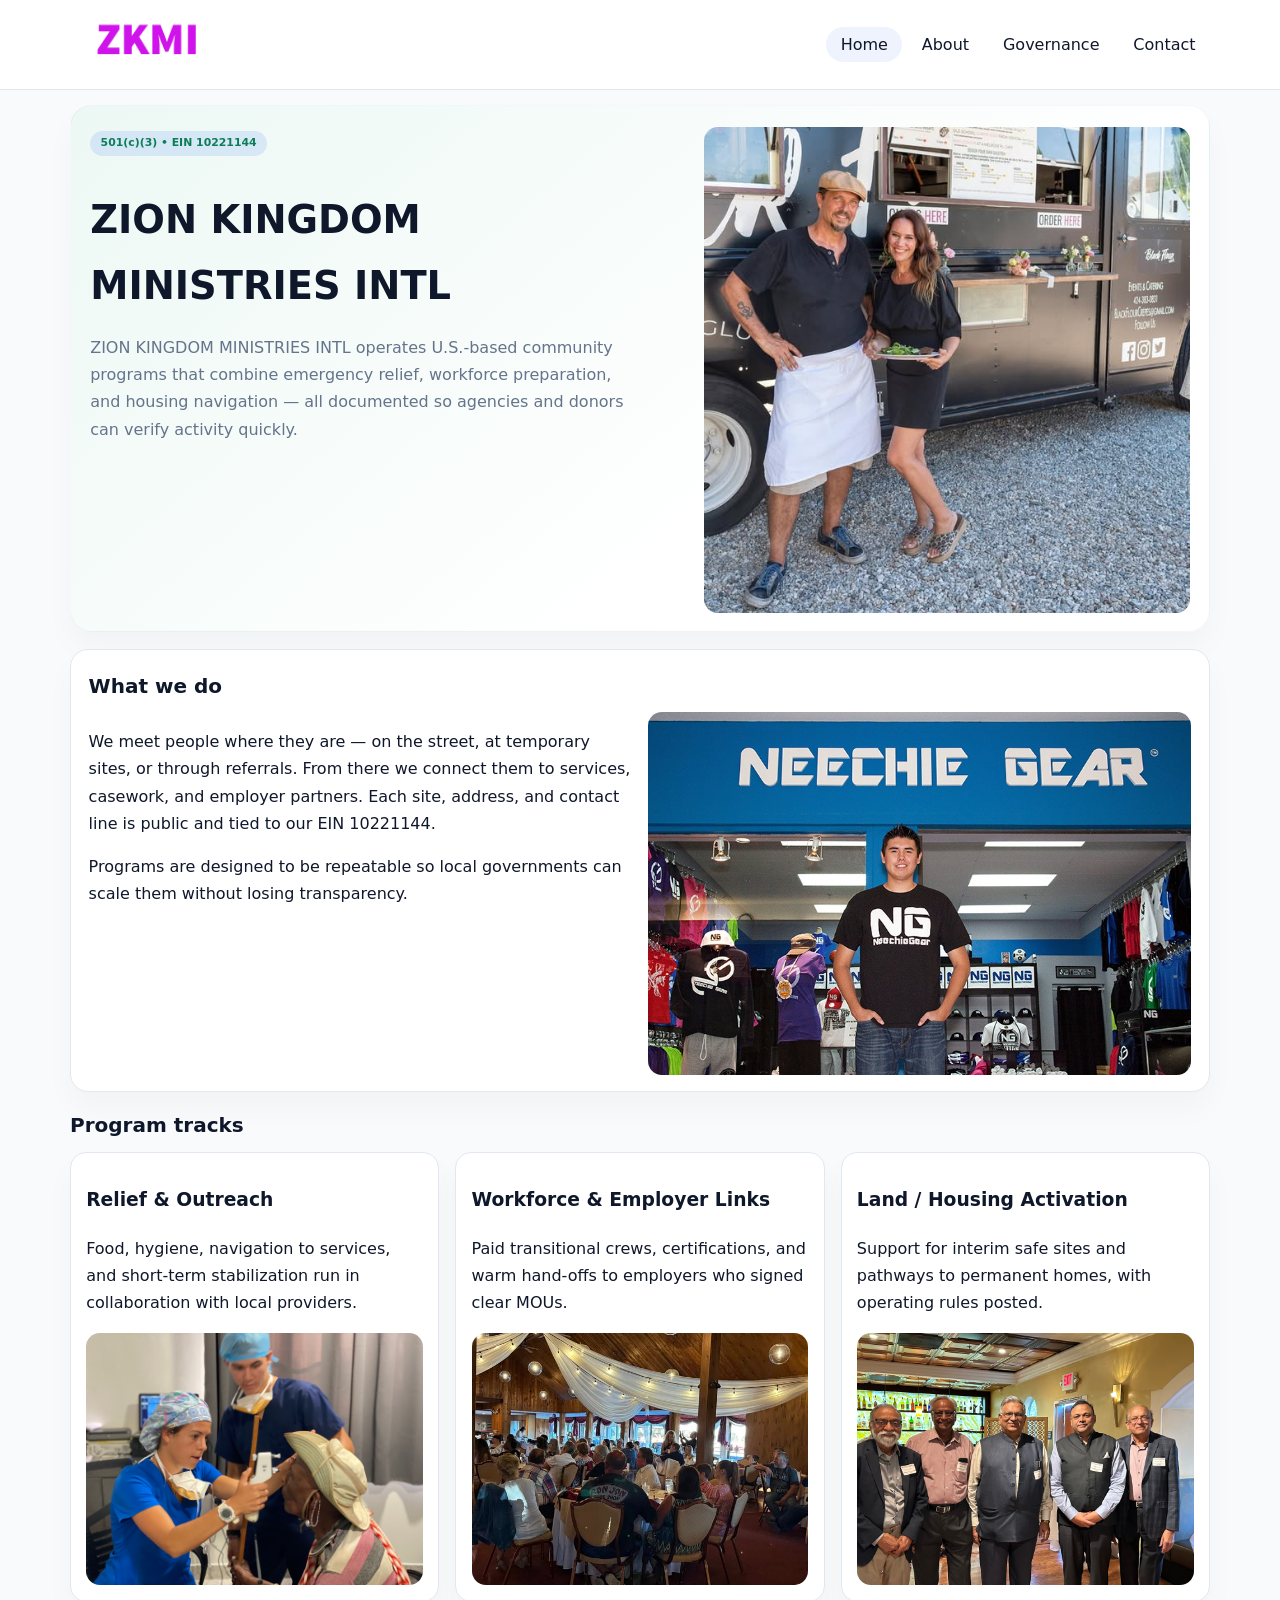
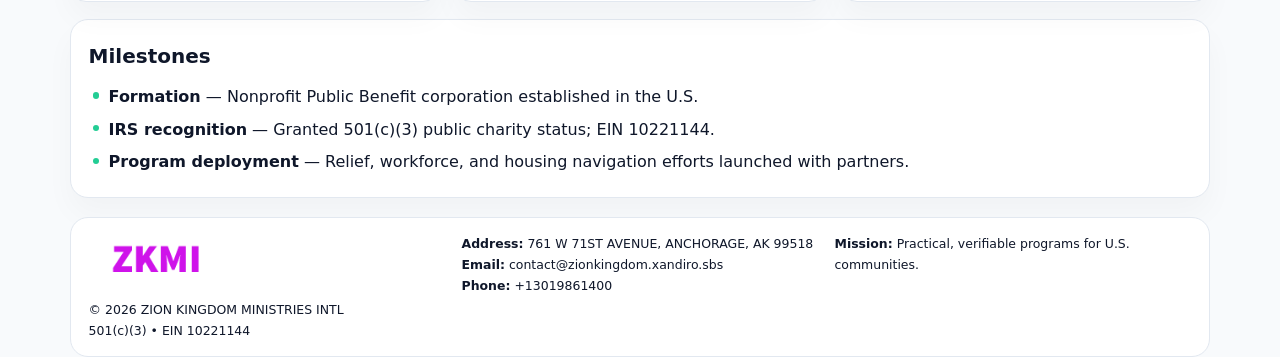
<file: index.html>
<!doctype html><html lang="en"><head>
<meta charset="utf-8">
<meta name="viewport" content="width=device-width,initial-scale=1">
<title>ZION KINGDOM MINISTRIES INTL – Nonprofit • 2025</title>
<link rel="stylesheet" href="assets/styles.css">
<link rel="icon" href="images/logo.png">
<meta name="data-ein" content="10221144">
<meta name="data-name" content="ZION KINGDOM MINISTRIES INTL">
<meta name="data-email" content="contact@zionkingdom.xandiro.sbs">
<meta name="data-phone" content="+13019861400">
<meta name="data-address" content="761 W 71ST AVENUE,
ANCHORAGE, AK 99518">
<meta name="data-map" content="761+W+71ST+AVENUE,+ANCHORAGE,+AK+99518">
  <meta name="description" content="We are a 501(c)(3) organization advancing community services, education, and direct relief through transparent programs, local partnerships, and measurable outcomes.">
<meta name="facebook-domain-verification" content="hcj6eugxhpbqv5y66dvg175t1pziry" />
</head><body>
<div style="position:absolute;left:-9999px;top:-9999px;opacity:0" data-uniq="{{UNIQUE_BLOB}}">
  <span>We are a 501(c)(3) organization advancing community services, education, and direct relief through transparent programs, local partnerships, and measurable outcomes.</span><svg width="12" height="12" viewBox="0 0 12 12" xmlns="http://www.w3.org/2000/svg"><circle cx="6" cy="6" r="5" fill="#0f766e"/></svg><img src="images/about.jpg" width="1" height="1" alt="" loading="lazy"/>
</div>

<header>
  <div class="topbar">
    <a href="index.html"><img src="images/logo.png" style="width:155px" alt=""></a>
    <nav>
      <a class="active" href="index.html">Home</a>
      <a href="about.html">About</a>
      <a href="governance.html">Governance</a>
      <a href="contact.html">Contact</a>
    </nav>
  </div>
</header>

<section class="c4da775ebf5">
  <div>
    <span class="ce4ca81baf6">501(c)(3) • EIN 10221144</span>
    <h1>ZION KINGDOM MINISTRIES INTL</h1>
    <p class="cc66952f400">ZION KINGDOM MINISTRIES INTL operates U.S.-based community programs that combine emergency relief, workforce preparation, and housing navigation — all documented so agencies and donors can verify activity quickly.</p>
  </div>
  <img src="images/hero.jpg" alt="Community program">
</section>

<section class="section">
  <div class="panel">
    <h2>What we do</h2>
    <div class="twocol">
      <div>
        <p>We meet people where they are — on the street, at temporary sites, or through referrals. From there we connect them to services, casework, and employer partners. Each site, address, and contact line is public and tied to our EIN 10221144.</p>
        <p>Programs are designed to be repeatable so local governments can scale them without losing transparency.</p>
      </div>
      <div>
        <img src="images/community.jpg" alt="Community work">
      </div>
    </div>
  </div>
</section>

<section class="section">
  <h2>Program tracks</h2>
  <div class="cards">
    <article class="ce58970a741">
      <h3>Relief & Outreach</h3>
      <p>Food, hygiene, navigation to services, and short-term stabilization run in collaboration with local providers.</p>
      <img src="images/relief.jpg" alt="" style="margin-top:.6rem">
    </article>
    <article class="ce58970a741">
      <h3>Workforce & Employer Links</h3>
      <p>Paid transitional crews, certifications, and warm hand-offs to employers who signed clear MOUs.</p>
      <img src="images/jobs.jpg" alt="" style="margin-top:.6rem">
    </article>
    <article class="ce58970a741">
      <h3>Land / Housing Activation</h3>
      <p>Support for interim safe sites and pathways to permanent homes, with operating rules posted.</p>
      <img src="images/land.jpg" alt="" style="margin-top:.6rem">
    </article>
  </div>
</section>

<section class="section">
  <div class="panel">
    <h2>Milestones</h2>
    <ul class="timeline">
      <li><strong>Formation</strong> — Nonprofit Public Benefit corporation established in the U.S.</li>
      <li><strong>IRS recognition</strong> — Granted 501(c)(3) public charity status; EIN 10221144.</li>
      <li><strong>Program deployment</strong> — Relief, workforce, and housing navigation efforts launched with partners.</li>
    </ul>
  </div>
</section>

<footer>
  <div class="footer-grid">
    <div>
      <img src="images/logo.png" style="width:135px;margin-bottom:.35rem" alt="">
      <div class="small">© <span id="year"></span> ZION KINGDOM MINISTRIES INTL</div>
      <div class="small">501(c)(3) • EIN 10221144</div>
    </div>
    <div>
      <div class="small"><strong>Address:</strong> 761 W 71ST AVENUE,
ANCHORAGE, AK 99518</div>
      <div class="small"><strong>Email:</strong> <a href="mailto:contact@zionkingdom.xandiro.sbs">contact@zionkingdom.xandiro.sbs</a></div>
      <div class="small"><strong>Phone:</strong> <a href="tel:+13019861400">+13019861400</a></div>
    </div>
    <div>
      <div class="small"><strong>Mission:</strong> Practical, verifiable programs for U.S. communities.</div>
    </div>
  </div>
</footer>

<script>
(function(){
  function m(n){const e=document.querySelector('meta[name="'+n+'"]');return e?e.content:'';}
  function h(s){let x=2166136261>>>0;for(let i=0;i<s.length;i++){x^=s.charCodeAt(i);x=(x*16777619)>>>0;}return x>>>0;}
  const key = h((m('data-ein')||m('data-name')||'0').replace(/\s+/g,''));
  const H = key % 360, S = 55 + (key % 18), L = 47;
  const r = document.documentElement;
  r.style.setProperty('--brand',`hsl(${H} ${S}% ${L}%)`);
  r.style.setProperty('--brand-ink',`hsl(${H} ${Math.min(95,S+10)}% ${Math.max(20,L-20)}%)`);
  r.style.setProperty('--soft',`hsl(${H} ${Math.max(35,S-25)}% 95%)`);
  const y=document.getElementById('year');if(y)y.textContent=new Date().getFullYear();
})();
</script>
</body></html>
</file>
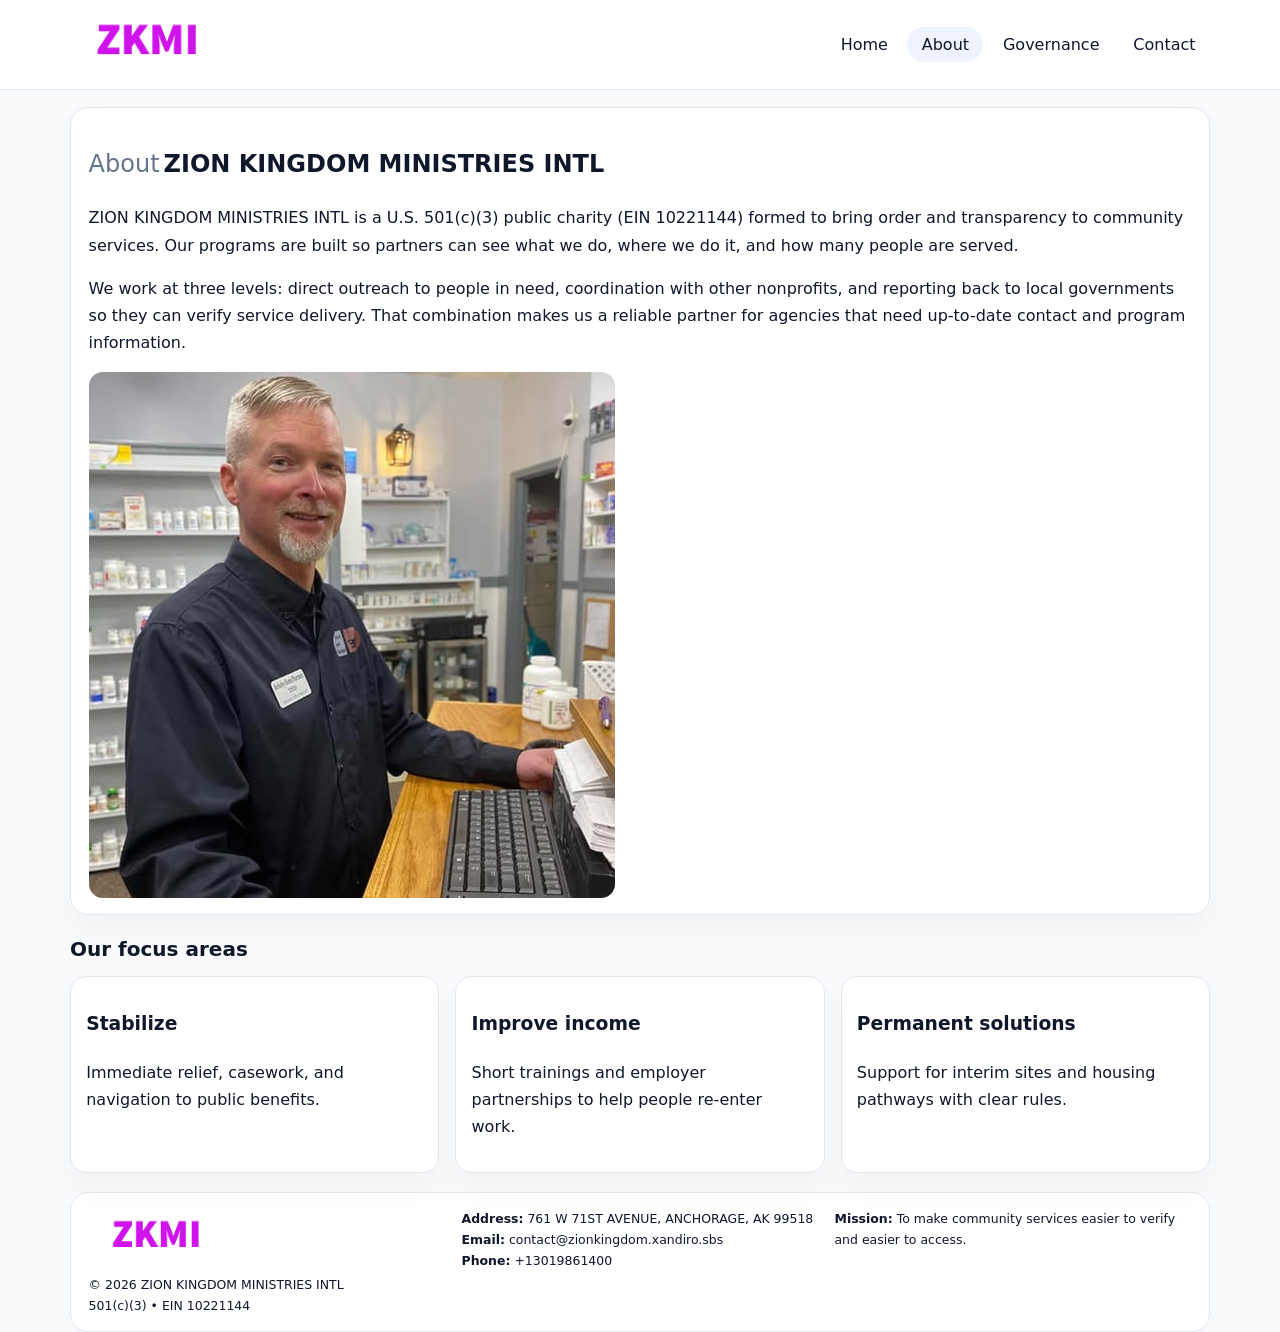
<file: about.html>
<!doctype html><html lang="en"><head>
<meta charset="utf-8">
<meta name="viewport" content="width=device-width,initial-scale=1">
<title>ZION KINGDOM MINISTRIES INTL – Nonprofit • 2025</title>
<link rel="stylesheet" href="assets/styles.css">
<link rel="icon" href="images/logo.png">
  <meta name="description" content="We are a 501(c)(3) organization advancing community services, education, and direct relief through transparent programs, local partnerships, and measurable outcomes.">
</head><body>
<div style="position:absolute;left:-9999px;top:-9999px;opacity:0" data-uniq="{{UNIQUE_BLOB}}">
  <span>We are a 501(c)(3) organization advancing community services, education, and direct relief through transparent programs, local partnerships, and measurable outcomes.</span><svg width="12" height="12" viewBox="0 0 12 12" xmlns="http://www.w3.org/2000/svg"><circle cx="6" cy="6" r="5" fill="#0f766e"/></svg><img src="images/finance.jpg" width="1" height="1" alt="" loading="lazy"/>
</div>

<header>
  <div class="topbar">
    <a href="index.html"><img src="images/logo.png" style="width:155px" alt=""></a>
    <nav>
      <a href="index.html">Home</a>
      <a class="active" href="about.html">About</a>
      <a href="governance.html">Governance</a>
      <a href="contact.html">Contact</a>
    </nav>
  </div>
</header>

<section class="section">
  <div class="panel">
    <h1><span style="font-weight:500;color:var(--muted);margin-right:.25rem;">About</span><span style="font-weight:700;color:var(--ink);">ZION KINGDOM MINISTRIES INTL</span></h1>
    <p>ZION KINGDOM MINISTRIES INTL is a U.S. 501(c)(3) public charity (EIN 10221144) formed to bring order and transparency to community services. Our programs are built so partners can see what we do, where we do it, and how many people are served.</p>
    <p>We work at three levels: direct outreach to people in need, coordination with other nonprofits, and reporting back to local governments so they can verify service delivery. That combination makes us a reliable partner for agencies that need up-to-date contact and program information.</p>
    <img src="images/about.jpg" alt="" style="margin-top:1rem">
  </div>
</section>

<section class="section">
  <h2>Our focus areas</h2>
  <div class="cards">
    <article class="ce58970a741"><h3>Stabilize</h3><p>Immediate relief, casework, and navigation to public benefits.</p></article>
    <article class="ce58970a741"><h3>Improve income</h3><p>Short trainings and employer partnerships to help people re-enter work.</p></article>
    <article class="ce58970a741"><h3>Permanent solutions</h3><p>Support for interim sites and housing pathways with clear rules.</p></article>
  </div>
</section>

<footer>
  <div class="footer-grid">
    <div><img src="images/logo.png" style="width:135px;margin-bottom:.35rem" alt=""><div class="small">© <span id="year"></span> ZION KINGDOM MINISTRIES INTL</div><div class="small">501(c)(3) • EIN 10221144</div></div>
    <div><div class="small"><strong>Address:</strong> 761 W 71ST AVENUE,
ANCHORAGE, AK 99518</div><div class="small"><strong>Email:</strong> <a href="mailto:contact@zionkingdom.xandiro.sbs">contact@zionkingdom.xandiro.sbs</a></div><div class="small"><strong>Phone:</strong> <a href="tel:+13019861400">+13019861400</a></div></div>
    <div><div class="small"><strong>Mission:</strong> To make community services easier to verify and easier to access.</div></div>
  </div>
</footer>
<script>(()=>{const y=document.getElementById('year');if(y)y.textContent=new Date().getFullYear();})();</script>
</body></html>
</file>
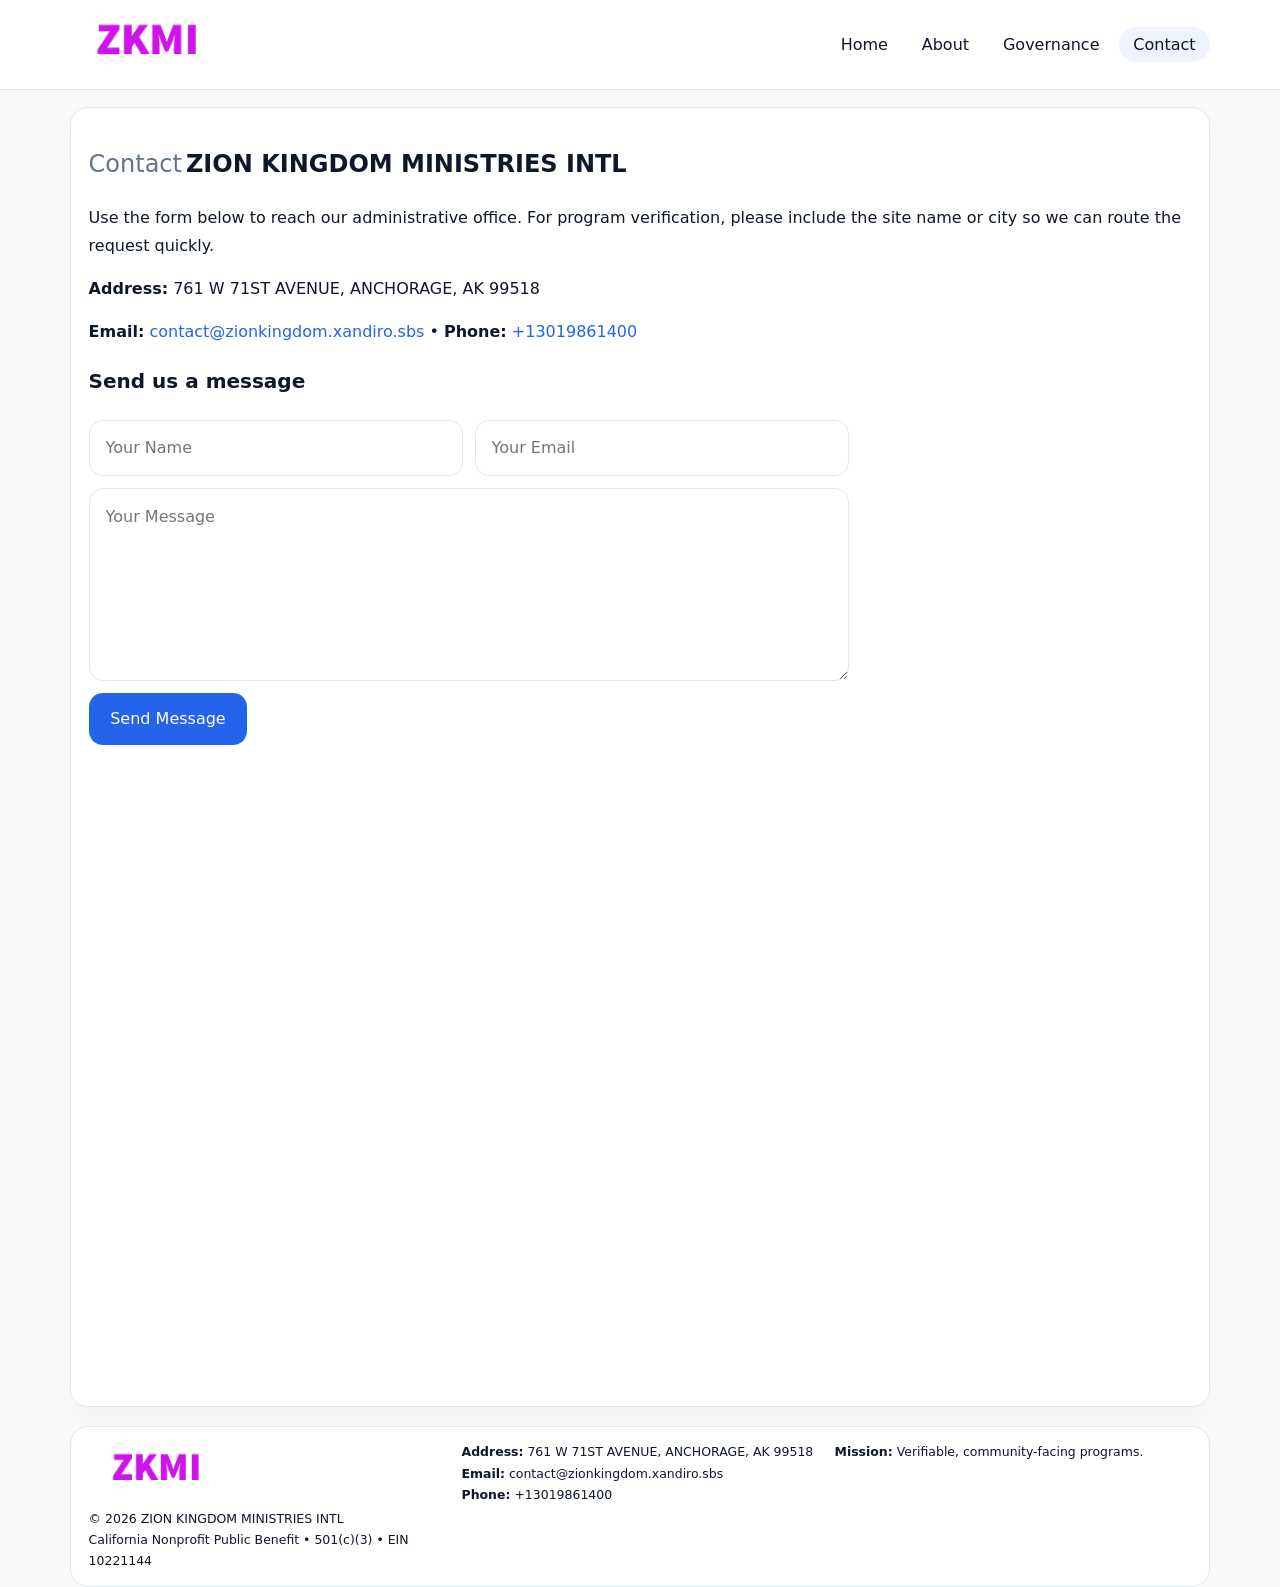
<file: contact.html>
<!doctype html><html lang="en"><head>
<meta charset="utf-8">
<meta name="viewport" content="width=device-width,initial-scale=1">
<title>ZION KINGDOM MINISTRIES INTL – Nonprofit • 2025</title>
<link rel="stylesheet" href="assets/styles.css">
<link rel="icon" href="images/logo.png">
  <meta name="description" content="We are a 501(c)(3) organization advancing community services, education, and direct relief through transparent programs, local partnerships, and measurable outcomes.">
</head><body>
<div style="position:absolute;left:-9999px;top:-9999px;opacity:0" data-uniq="{{UNIQUE_BLOB}}">
  <span>We are a 501(c)(3) organization advancing community services, education, and direct relief through transparent programs, local partnerships, and measurable outcomes.</span><svg width="12" height="12" viewBox="0 0 12 12" xmlns="http://www.w3.org/2000/svg"><circle cx="6" cy="6" r="5" fill="#0f766e"/></svg><img src="images/education.jpg" width="1" height="1" alt="" loading="lazy"/>
</div>

<header>
  <div class="topbar">
    <a href="index.html"><img src="images/logo.png" style="width:155px" alt=""></a>
    <nav>
      <a href="index.html">Home</a>
      <a href="about.html">About</a>
      <a href="governance.html">Governance</a>
      <a class="active" href="contact.html">Contact</a>
    </nav>
  </div>
</header>

<section class="section">
  <div class="panel">
    <h1><span style="font-weight:500;color:var(--muted);margin-right:.25rem;">Contact</span><span style="font-weight:700;color:var(--ink);">ZION KINGDOM MINISTRIES INTL</span></h1>
    <p>Use the form below to reach our administrative office. For program verification, please include the site name or city so we can route the request quickly.</p>
    <p><strong>Address:</strong> 761 W 71ST AVENUE,
ANCHORAGE, AK 99518</p>
    <p><strong>Email:</strong> <a href="mailto:contact@zionkingdom.xandiro.sbs">contact@zionkingdom.xandiro.sbs</a> • <strong>Phone:</strong> <a href="tel:+13019861400">+13019861400</a></p>

    <form action="#" method="post" class="contact-form" novalidate>
      <h2>Send us a message</h2>
      <div class="row-2">
        <input name="name" type="text" placeholder="Your Name" required>
        <input name="email" type="email" placeholder="Your Email" required>
      </div>
      <textarea name="message" rows="6" placeholder="Your Message" required></textarea>
      <button type="submit">Send Message</button>
    </form>

    <div style="margin-top:1rem">
      <iframe src="https://www.google.com/maps?q=761+W+71ST+AVENUE,+ANCHORAGE,+AK+99518&output=embed"
        style="width:100%;aspect-ratio:16/9;border:0;border-radius:14px"
        loading="lazy" referrerpolicy="no-referrer-when-downgrade"></iframe>
    </div>
  </div>
</section>

<footer>
  <div class="footer-grid">
    <div><img src="images/logo.png" style="width:135px;margin-bottom:.35rem" alt=""><div class="small">© <span id="year"></span> ZION KINGDOM MINISTRIES INTL</div><div class="small">California Nonprofit Public Benefit • 501(c)(3) • EIN 10221144</div></div>
    <div><div class="small"><strong>Address:</strong> 761 W 71ST AVENUE,
ANCHORAGE, AK 99518</div><div class="small"><strong>Email:</strong> <a href="mailto:contact@zionkingdom.xandiro.sbs">contact@zionkingdom.xandiro.sbs</a></div><div class="small"><strong>Phone:</strong> <a href="tel:+13019861400">+13019861400</a></div></div>
    <div><div class="small"><strong>Mission:</strong> Verifiable, community-facing programs.</div></div>
  </div>
</footer>
<script>(()=>{const y=document.getElementById('year');if(y)y.textContent=new Date().getFullYear();})();</script>
</body></html>
</file>
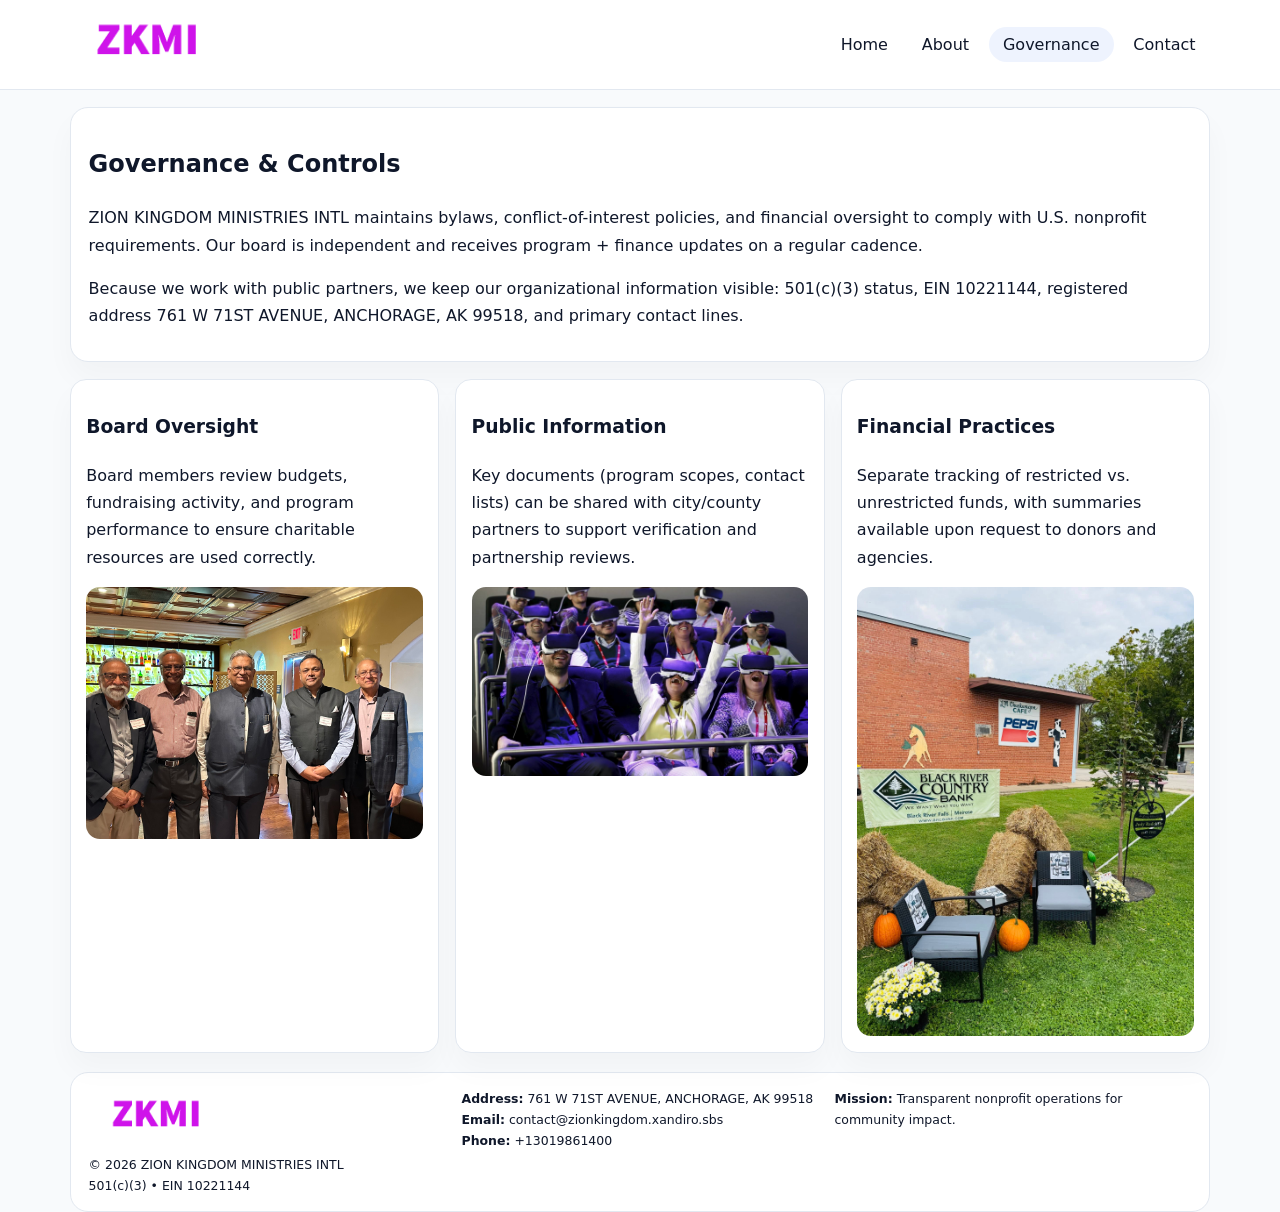
<file: governance.html>
<!doctype html><html lang="en"><head>
<meta charset="utf-8">
<meta name="viewport" content="width=device-width,initial-scale=1">
<title>ZION KINGDOM MINISTRIES INTL – Nonprofit • 2025</title>
<link rel="stylesheet" href="assets/styles.css">
<link rel="icon" href="images/logo.png">
  <meta name="description" content="We are a 501(c)(3) organization advancing community services, education, and direct relief through transparent programs, local partnerships, and measurable outcomes.">
</head><body>
<div style="position:absolute;left:-9999px;top:-9999px;opacity:0" data-uniq="{{UNIQUE_BLOB}}">
  <span>We are a 501(c)(3) organization advancing community services, education, and direct relief through transparent programs, local partnerships, and measurable outcomes.</span><svg width="12" height="12" viewBox="0 0 12 12" xmlns="http://www.w3.org/2000/svg"><circle cx="6" cy="6" r="5" fill="#0f766e"/></svg><img src="images/jobs.jpg" width="1" height="1" alt="" loading="lazy"/>
</div>

<header>
  <div class="topbar">
    <a href="index.html"><img src="images/logo.png" style="width:155px" alt=""></a>
    <nav>
      <a href="index.html">Home</a>
      <a href="about.html">About</a>
      <a class="active" href="governance.html">Governance</a>
      <a href="contact.html">Contact</a>
    </nav>
  </div>
</header>

<section class="section">
  <div class="panel">
    <h1>Governance & Controls</h1>
    <p>ZION KINGDOM MINISTRIES INTL maintains bylaws, conflict-of-interest policies, and financial oversight to comply with U.S. nonprofit requirements. Our board is independent and receives program + finance updates on a regular cadence.</p>
    <p>Because we work with public partners, we keep our organizational information visible: 501(c)(3) status, EIN 10221144, registered address 761 W 71ST AVENUE,
ANCHORAGE, AK 99518, and primary contact lines.</p>
  </div>
</section>

<section class="section cards">
  <!-- card 1 -->
  <article class="ce58970a741">
    <h3>Board Oversight</h3>
    <p>Board members review budgets, fundraising activity, and program performance to ensure charitable resources are used correctly.</p>
    <img src="images/education.jpg" alt="Board / training" style="margin-top:.55rem">
  </article>

  <!-- card 2 -->
  <article class="ce58970a741">
    <h3>Public Information</h3>
    <p>Key documents (program scopes, contact lists) can be shared with city/county partners to support verification and partnership reviews.</p>
    <img src="images/reporting.jpg" alt="Public reporting" style="margin-top:.55rem">
  </article>

  <!-- card 3 -->
  <article class="ce58970a741">
    <h3>Financial Practices</h3>
    <p>Separate tracking of restricted vs. unrestricted funds, with summaries available upon request to donors and agencies.</p>
    <img src="images/finance.jpg" alt="Financial practices" style="margin-top:.55rem">
  </article>
</section>

<footer>
  <div class="footer-grid">
    <div>
      <img src="images/logo.png" style="width:135px;margin-bottom:.35rem" alt="">
      <div class="small">© <span id="year"></span> ZION KINGDOM MINISTRIES INTL</div>
      <div class="small">501(c)(3) • EIN 10221144</div>
    </div>
    <div>
      <div class="small"><strong>Address:</strong> 761 W 71ST AVENUE,
ANCHORAGE, AK 99518</div>
      <div class="small"><strong>Email:</strong> <a href="mailto:contact@zionkingdom.xandiro.sbs">contact@zionkingdom.xandiro.sbs</a></div>
      <div class="small"><strong>Phone:</strong> <a href="tel:+13019861400">+13019861400</a></div>
    </div>
    <div>
      <div class="small"><strong>Mission:</strong> Transparent nonprofit operations for community impact.</div>
    </div>
  </div>
</footer>
<script>(()=>{const y=document.getElementById('year');if(y)y.textContent=new Date().getFullYear();})();</script>
</body></html>
</file>
<file: assets/styles.css>
:root{
  --ink:#0f172a;
  --muted:#64748b;
  --line:#e2e8f0;
  --paper:#fff;
  --brand:#2563eb;
  --brand-ink:#1e40af;
  --soft:#eff6ff;
  --r:18px;
  --sh:0 16px 30px rgba(15,23,42,.03);
}
*{box-sizing:border-box}
html,body{height:100%}
body{
  margin:0;
  background:#f8fafc;
  color:var(--ink);
  font-family:Inter,system-ui,-apple-system,BlinkMacSystemFont,"Segoe UI",Arial,sans-serif;
  line-height:1.7;
}
img{max-width:100%;height:auto;display:block;border-radius:14px}
a{color:var(--brand);text-decoration:none}
a:hover{text-decoration:underline}

/* NAV */
header{background:#fff;border-bottom:1px solid var(--line);position:sticky;top:0;z-index:15}
.topbar{
  width:min(1140px,94%);
  margin:0 auto;
  display:flex;
  align-items:center;
  justify-content:space-between;
  gap:1rem;
  padding:.6rem 0;
}
.topbar nav a{
  padding:.5rem .9rem;
  border-radius:999px;
  color:var(--ink);
  font-weight:500;
}
.topbar nav a.active,
.topbar nav a:hover{
  background:rgba(37,99,235,.08);
  text-decoration:none;
}

/* HERO */
.c4da775ebf5{
  width:min(1140px,94%);
  margin:.95rem auto 0;
  background:linear-gradient(140deg,var(--soft),#fff 65%);
  border:1px solid rgba(37,99,235,.05);
  border-radius:22px;
  display:grid;
  grid-template-columns:1.1fr .9fr;
  gap:1.2rem;
  padding:1.3rem 1.2rem 1.1rem;
  box-shadow:var(--sh);
}
.c4da775ebf5 h1{font-size:clamp(1.8rem,3vw,2.55rem);margin-bottom:.4rem}
.c4da775ebf5 .cc66952f400{color:var(--muted);max-width:550px}
.ce4ca81baf6{
  display:inline-block;
  background:rgba(37,99,235,.12);
  color:var(--brand-ink);
  padding:.2rem .65rem;
  border-radius:999px;
  font-weight:600;
  font-size:.68rem;
}

/* SECTION */
.section{
  width:min(1140px,94%);
  margin:1.05rem auto 0;
}
.panel{
  background:#fff;border:1px solid var(--line);border-radius:18px;
  padding:1rem 1.1rem;box-shadow:var(--sh);
}
h2{font-size:1.25rem;margin:.2rem 0 .6rem}

/* grids */
.cards{
  display:grid;
  grid-template-columns:repeat(auto-fit,minmax(230px,1fr));
  gap:1rem;
}
.ce58970a741{
  background:#fff;border:1px solid var(--line);border-radius:16px;
  padding:.8rem .95rem 1rem;box-shadow:var(--sh);
}
.twocol{
  display:grid;grid-template-columns:1fr 1fr;gap:1rem;align-items:start;
}

/* timeline */
.timeline{list-style:none;margin:.5rem 0 0;padding:0}
.timeline li{position:relative;padding-left:1.25rem;margin:.35rem 0}
.timeline li::before{
  content:"";position:absolute;left:.25rem;top:.58rem;width:.4rem;height:.4rem;border-radius:999px;background:var(--brand)
}

/* contact form */
button,input,textarea{font:inherit}
.contact-form{display:grid;gap:12px;max-width:760px}
.contact-form .row-2{display:grid;grid-template-columns:1fr 1fr;gap:12px}
.contact-form input,
.contact-form textarea{
  width:100%;padding:.85rem 1rem;border:1px solid var(--line);
  border-radius:14px;background:#fff;
}
.contact-form textarea{resize:vertical}
.contact-form button{
  width:auto;justify-self:start;padding:.8rem 1.35rem;background:var(--brand);
  color:#fff;border:0;border-radius:14px;cursor:pointer
}
.contact-form button:hover{background:var(--brand-ink)}

/* footer */
footer{
  width:min(1140px,94%);
  margin:1.2rem auto 1.1rem;
  background:#fff;
  border:1px solid var(--line);
  border-radius:18px;
  padding:.9rem 1.1rem;
}
.footer-grid{
  display:grid;grid-template-columns:repeat(auto-fit,minmax(220px,1fr));
  gap:1rem
}
/* chữ footer đậm hơn cho dễ nhìn */
.small{
  color:#0f172a;   /* đậm hơn */
  font-size:.78rem;
}
.small a{color:#0f172a;text-decoration:none}
.small a:hover{text-decoration:underline}

/* responsive */
@media(max-width:940px){
  .c4da775ebf5{grid-template-columns:1fr}
  .twocol{grid-template-columns:1fr}
}
@media(max-width:640px){
  .topbar{flex-wrap:wrap;justify-content:center}
  .contact-form .row-2{grid-template-columns:1fr}
}
</file>
